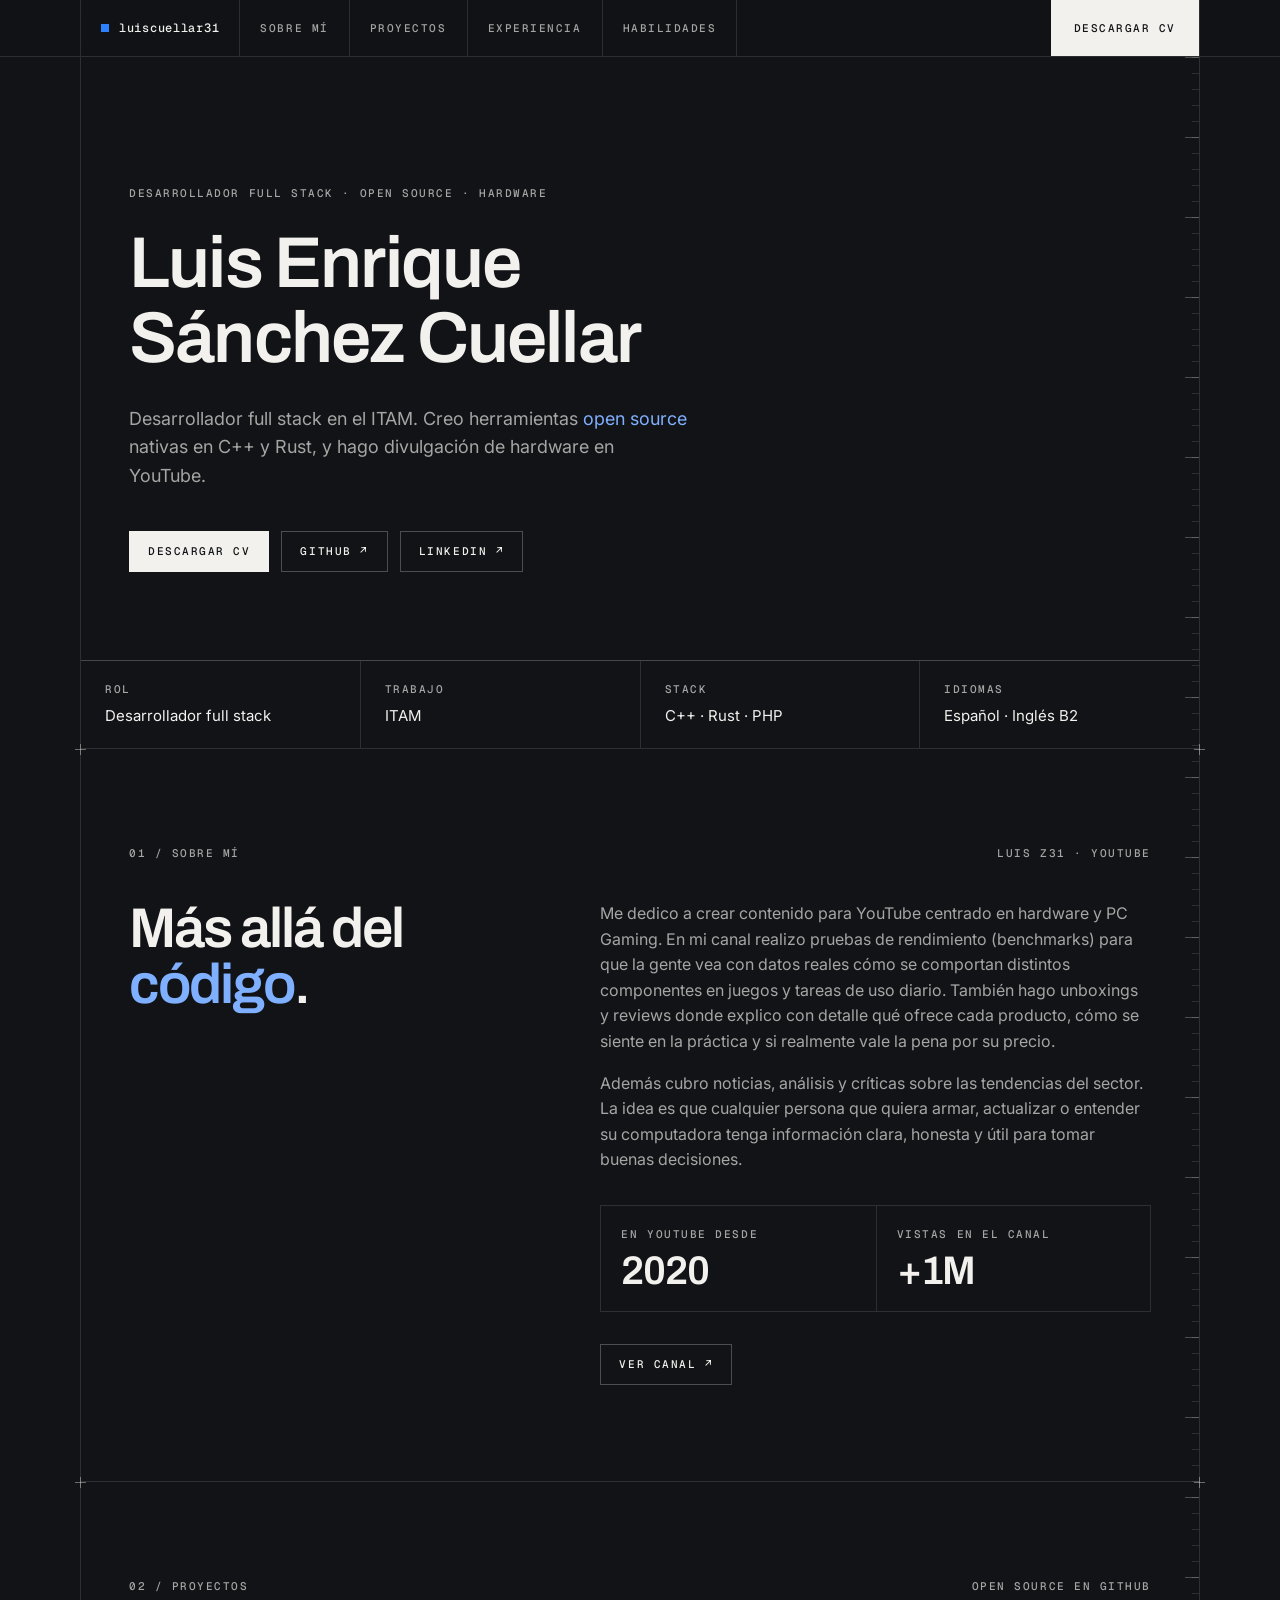
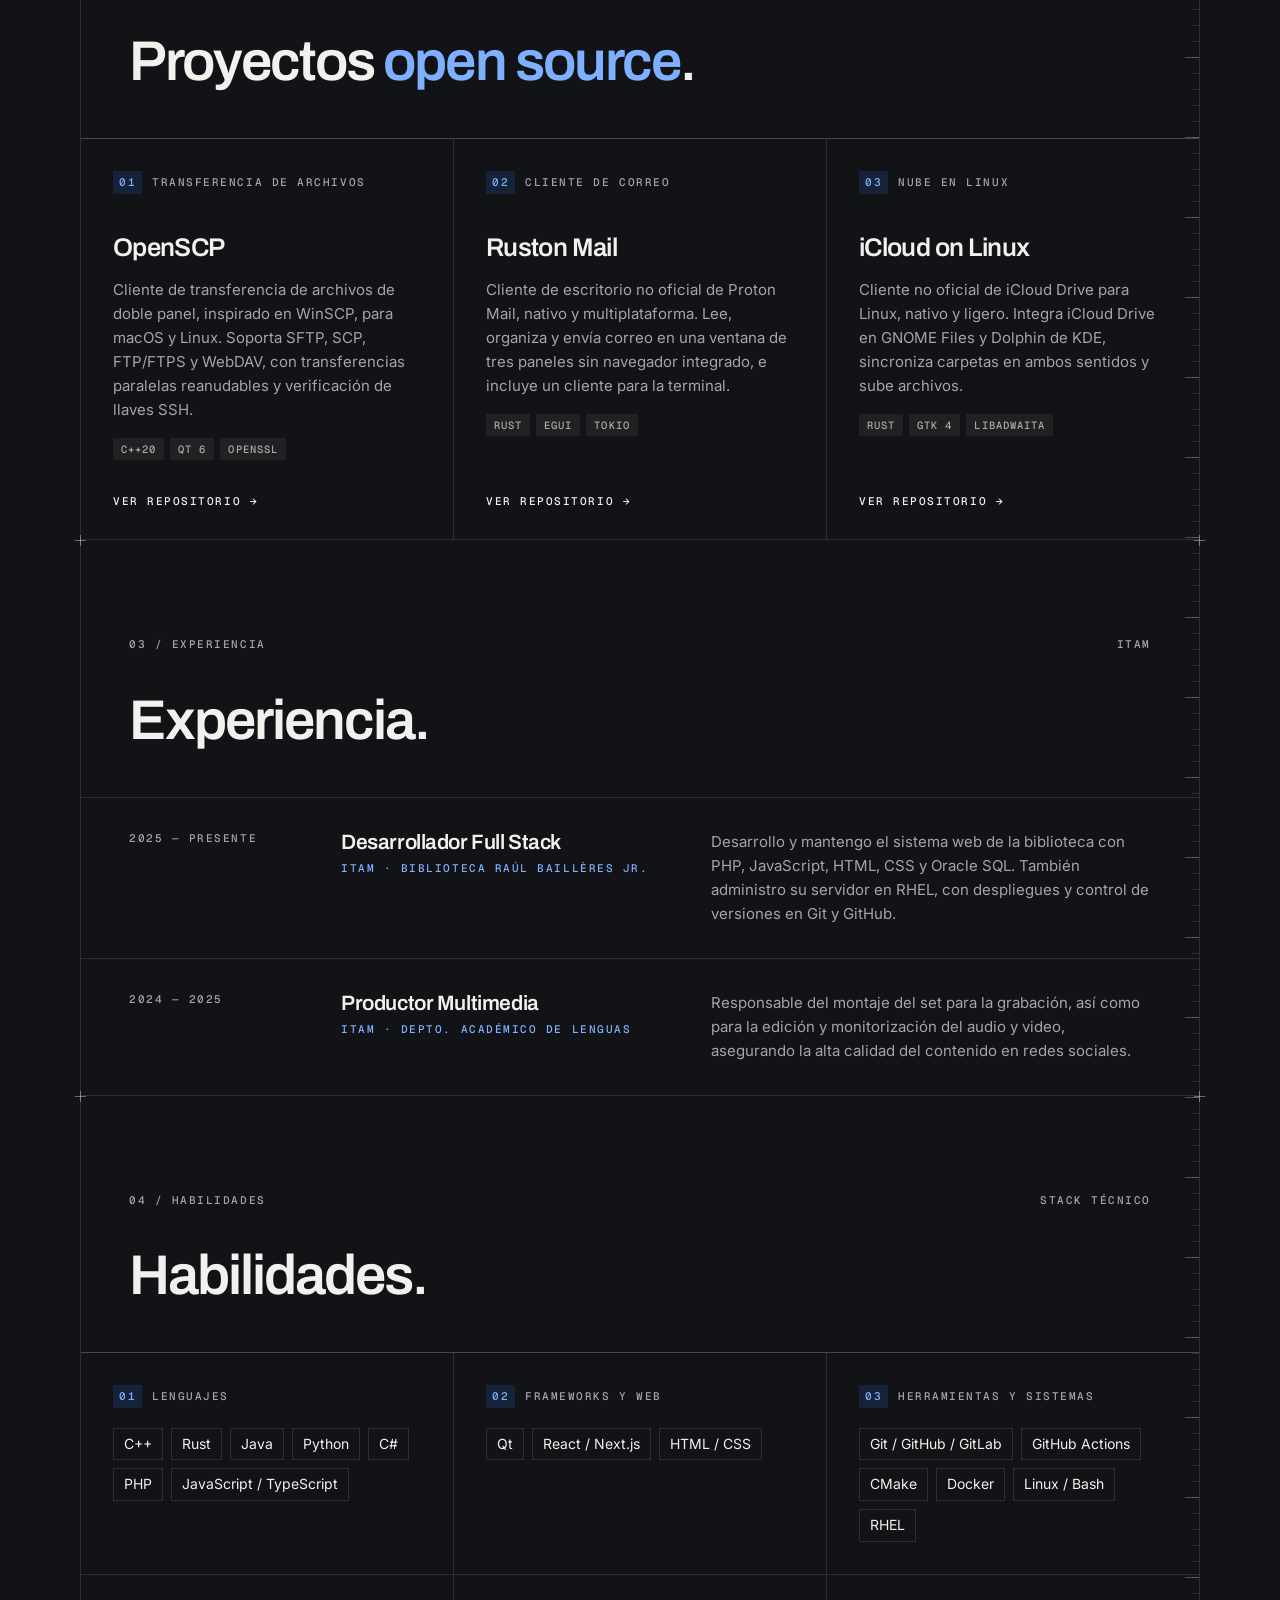
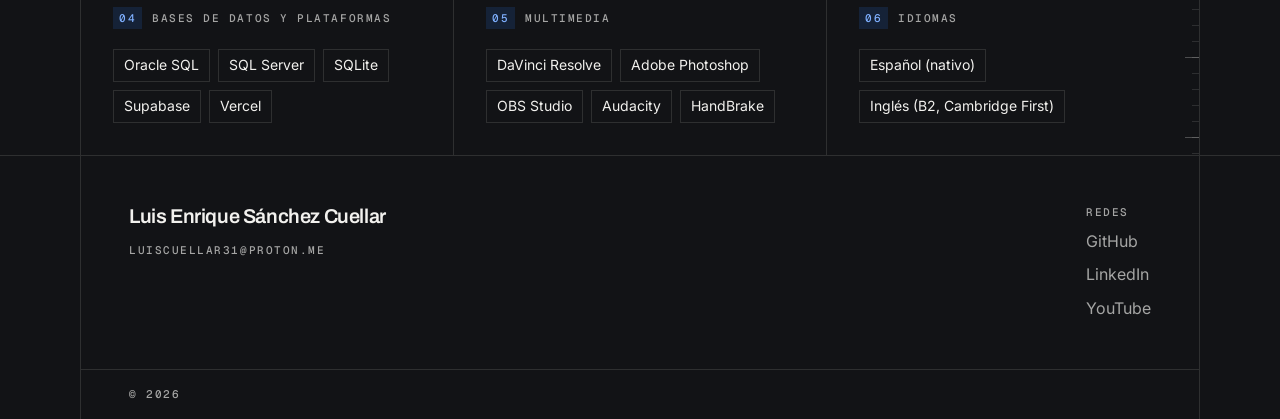
<file: index.html>
<!DOCTYPE html>
<html lang="es">

<head>
    <meta charset="UTF-8">
    <meta name="viewport" content="width=device-width, initial-scale=1.0">
    <title>Luis Cuellar · Desarrollador full stack</title>
    <meta name="description" content="Portafolio de Luis Cuellar, desarrollador full stack y autor de proyectos open source.">
    <link rel="preconnect" href="https://fonts.googleapis.com">
    <link rel="preconnect" href="https://fonts.gstatic.com" crossorigin>
    <link href="https://fonts.googleapis.com/css2?family=Archivo:wght@500;600&family=Geist+Mono:wght@400;500&family=Inter:wght@400;500&display=swap" rel="stylesheet">
    <link rel="stylesheet" href="styles.css">
</head>

<body>
    <header class="nav">
        <div class="frame nav__inner">
            <a class="nav__brand" href="#inicio">luiscuellar31</a>
            <nav class="nav__links" aria-label="Secciones">
                <a href="#sobre-mi">Sobre mí</a>
                <a href="#proyectos">Proyectos</a>
                <a href="#experiencia">Experiencia</a>
                <a href="#habilidades">Habilidades</a>
            </nav>
            <a class="btn btn--solid nav__cta" href="./CV_Luis_Enrique_Sanchez_Cuellar.pdf" download>Descargar CV</a>
        </div>
    </header>

    <main class="frame">
        <section id="inicio" class="hero">
            <p class="label">Desarrollador full stack · Open source · Hardware</p>
            <h1>Luis Enrique<br>Sánchez Cuellar</h1>
            <p class="lead">Desarrollador full stack en el ITAM. Creo herramientas <span class="accent">open source</span> nativas en C++ y Rust, y hago divulgación de hardware en YouTube.</p>
            <div class="actions">
                <a class="btn btn--solid" href="./CV_Luis_Enrique_Sanchez_Cuellar.pdf" download>Descargar CV</a>
                <a class="btn" href="https://github.com/luiscuellar31" target="_blank" rel="noopener">GitHub ↗</a>
                <a class="btn" href="https://linkedin.com/in/luiscuellar31" target="_blank" rel="noopener">LinkedIn ↗</a>
            </div>
            <dl class="specs">
                <div>
                    <dt class="label">Rol</dt>
                    <dd>Desarrollador full stack</dd>
                </div>
                <div>
                    <dt class="label">Trabajo</dt>
                    <dd>ITAM</dd>
                </div>
                <div>
                    <dt class="label">Stack</dt>
                    <dd>C++ · Rust · PHP</dd>
                </div>
                <div>
                    <dt class="label">Idiomas</dt>
                    <dd>Español · Inglés B2</dd>
                </div>
            </dl>
        </section>

        <section id="sobre-mi" class="section">
            <div class="section__head label"><span>01 / Sobre mí</span><span>LUIS Z31 · YouTube</span></div>
            <div class="about">
                <h2>Más allá del <span class="accent">código</span>.</h2>
                <div class="about__body">
                    <p>Me dedico a crear contenido para YouTube centrado en hardware y PC Gaming. En mi canal realizo pruebas de rendimiento (benchmarks) para que la gente vea con datos reales cómo se comportan distintos componentes en juegos y tareas de uso diario. También hago unboxings y reviews donde explico con detalle qué ofrece cada producto, cómo se siente en la práctica y si realmente vale la pena por su precio.</p>
                    <p>Además cubro noticias, análisis y críticas sobre las tendencias del sector. La idea es que cualquier persona que quiera armar, actualizar o entender su computadora tenga información clara, honesta y útil para tomar buenas decisiones.</p>
                    <dl class="stats">
                        <div>
                            <dt class="label">En YouTube desde</dt>
                            <dd>2020</dd>
                        </div>
                        <div>
                            <dt class="label">Vistas en el canal</dt>
                            <dd>+1M</dd>
                        </div>
                    </dl>
                    <a class="btn" href="https://youtube.com/luisz31" target="_blank" rel="noopener">Ver canal ↗</a>
                </div>
            </div>
        </section>

        <section id="proyectos" class="section">
            <div class="section__head label"><span>02 / Proyectos</span><span>Open source en GitHub</span></div>
            <h2>Proyectos <span class="accent">open source</span>.</h2>
            <div class="grid grid--3">
                <article class="cell project">
                    <p class="label"><span class="index">01</span>Transferencia de archivos</p>
                    <h3>OpenSCP</h3>
                    <p>Cliente de transferencia de archivos de doble panel, inspirado en WinSCP, para macOS y Linux. Soporta SFTP, SCP, FTP/FTPS y WebDAV, con transferencias paralelas reanudables y verificación de llaves SSH.</p>
                    <ul class="chips">
                        <li>C++20</li>
                        <li>Qt 6</li>
                        <li>OpenSSL</li>
                    </ul>
                    <a class="more" href="https://github.com/luiscuellar31/openscp" target="_blank" rel="noopener">Ver repositorio →</a>
                </article>

                <article class="cell project">
                    <p class="label"><span class="index">02</span>Cliente de correo</p>
                    <h3>Ruston Mail</h3>
                    <p>Cliente de escritorio no oficial de Proton Mail, nativo y multiplataforma. Lee, organiza y envía correo en una ventana de tres paneles sin navegador integrado, e incluye un cliente para la terminal.</p>
                    <ul class="chips">
                        <li>Rust</li>
                        <li>egui</li>
                        <li>Tokio</li>
                    </ul>
                    <a class="more" href="https://github.com/luiscuellar31/ruston-mail" target="_blank" rel="noopener">Ver repositorio →</a>
                </article>

                <article class="cell project">
                    <p class="label"><span class="index">03</span>Nube en Linux</p>
                    <h3>iCloud on Linux</h3>
                    <p>Cliente no oficial de iCloud Drive para Linux, nativo y ligero. Integra iCloud Drive en GNOME Files y Dolphin de KDE, sincroniza carpetas en ambos sentidos y sube archivos.</p>
                    <ul class="chips">
                        <li>Rust</li>
                        <li>GTK 4</li>
                        <li>libadwaita</li>
                    </ul>
                    <a class="more" href="https://github.com/luiscuellar31/icloud-on-linux" target="_blank" rel="noopener">Ver repositorio →</a>
                </article>
            </div>
        </section>

        <section id="experiencia" class="section">
            <div class="section__head label"><span>03 / Experiencia</span><span>ITAM</span></div>
            <h2>Experiencia.</h2>
            <ol class="rows">
                <li class="row">
                    <p class="label">2025 — Presente</p>
                    <div>
                        <h3>Desarrollador Full Stack</h3>
                        <p class="row__place label">ITAM · Biblioteca Raúl Baillères Jr.</p>
                    </div>
                    <p>Desarrollo y mantengo el sistema web de la biblioteca con PHP, JavaScript, HTML, CSS y Oracle SQL. También administro su servidor en RHEL, con despliegues y control de versiones en Git y GitHub.</p>
                </li>
                <li class="row">
                    <p class="label">2024 — 2025</p>
                    <div>
                        <h3>Productor Multimedia</h3>
                        <p class="row__place label">ITAM · Depto. Académico de Lenguas</p>
                    </div>
                    <p>Responsable del montaje del set para la grabación, así como para la edición y monitorización del audio y video, asegurando la alta calidad del contenido en redes sociales.</p>
                </li>
            </ol>
        </section>

        <section id="habilidades" class="section">
            <div class="section__head label"><span>04 / Habilidades</span><span>Stack técnico</span></div>
            <h2>Habilidades.</h2>
            <div class="grid grid--skills">
                <div class="cell skill">
                    <h3 class="label"><span class="index">01</span>Lenguajes</h3>
                    <ul class="tags">
                        <li>C++</li>
                        <li>Rust</li>
                        <li>Java</li>
                        <li>Python</li>
                        <li>C#</li>
                        <li>PHP</li>
                        <li>JavaScript / TypeScript</li>
                    </ul>
                </div>
                <div class="cell skill">
                    <h3 class="label"><span class="index">02</span>Frameworks y web</h3>
                    <ul class="tags">
                        <li>Qt</li>
                        <li>React / Next.js</li>
                        <li>HTML / CSS</li>
                    </ul>
                </div>
                <div class="cell skill">
                    <h3 class="label"><span class="index">03</span>Herramientas y sistemas</h3>
                    <ul class="tags">
                        <li>Git / GitHub / GitLab</li>
                        <li>GitHub Actions</li>
                        <li>CMake</li>
                        <li>Docker</li>
                        <li>Linux / Bash</li>
                        <li>RHEL</li>
                    </ul>
                </div>
                <div class="cell skill">
                    <h3 class="label"><span class="index">04</span>Bases de datos y plataformas</h3>
                    <ul class="tags">
                        <li>Oracle SQL</li>
                        <li>SQL Server</li>
                        <li>SQLite</li>
                        <li>Supabase</li>
                        <li>Vercel</li>
                    </ul>
                </div>
                <div class="cell skill">
                    <h3 class="label"><span class="index">05</span>Multimedia</h3>
                    <ul class="tags">
                        <li>DaVinci Resolve</li>
                        <li>Adobe Photoshop</li>
                        <li>OBS Studio</li>
                        <li>Audacity</li>
                        <li>HandBrake</li>
                    </ul>
                </div>
                <div class="cell skill">
                    <h3 class="label"><span class="index">06</span>Idiomas</h3>
                    <ul class="tags">
                        <li>Español (nativo)</li>
                        <li>Inglés (B2, Cambridge First)</li>
                    </ul>
                </div>
            </div>
        </section>
    </main>

    <footer class="footer">
        <div class="frame footer__inner">
            <div>
                <p class="footer__name">Luis Enrique Sánchez Cuellar</p>
                <a class="label" href="mailto:luiscuellar31@proton.me">luiscuellar31@proton.me</a>
            </div>
            <nav class="footer__links" aria-label="Redes">
                <p class="label">Redes</p>
                <a href="https://github.com/luiscuellar31" target="_blank" rel="noopener">GitHub</a>
                <a href="https://linkedin.com/in/luiscuellar31" target="_blank" rel="noopener">LinkedIn</a>
                <a href="https://youtube.com/luisz31" target="_blank" rel="noopener">YouTube</a>
            </nav>
        </div>
        <div class="frame footer__bar label">
            <span>© <span id="year"></span></span>
        </div>
    </footer>

    <script>
        document.getElementById('year').textContent = new Date().getFullYear();
    </script>
</body>

</html>
</file>
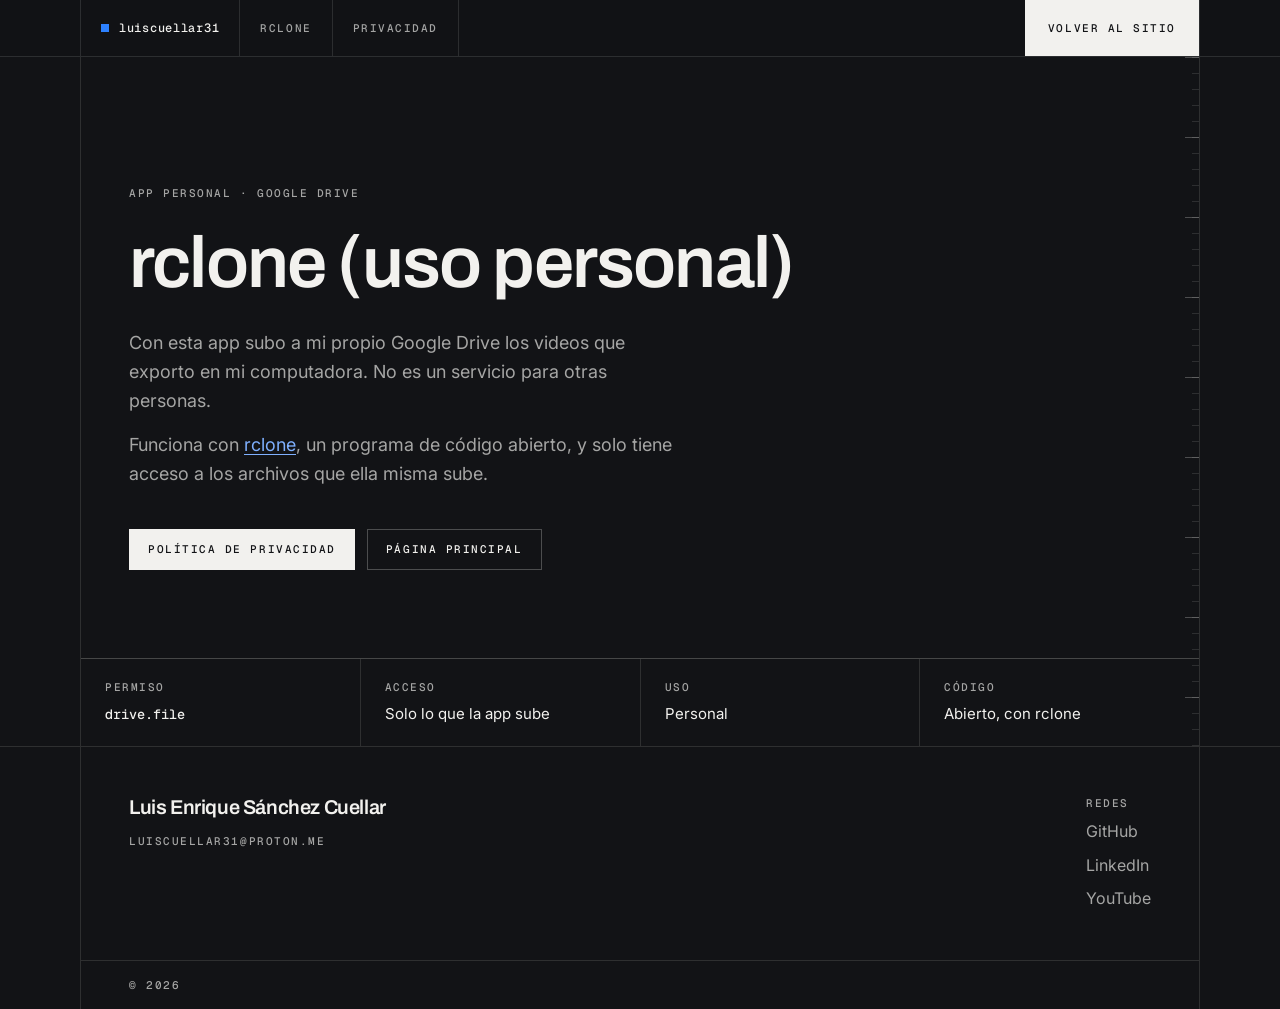
<file: rclone/index.html>
<!DOCTYPE html>
<html lang="es">

<head>
    <meta charset="UTF-8">
    <meta name="viewport" content="width=device-width, initial-scale=1.0">
    <title>rclone (uso personal)</title>
    <link rel="preconnect" href="https://fonts.googleapis.com">
    <link rel="preconnect" href="https://fonts.gstatic.com" crossorigin>
    <link href="https://fonts.googleapis.com/css2?family=Archivo:wght@500;600&family=Geist+Mono:wght@400;500&family=Inter:wght@400;500&display=swap" rel="stylesheet">
    <link rel="stylesheet" href="../styles.css">
</head>

<body>
    <header class="nav">
        <div class="frame nav__inner">
            <a class="nav__brand" href="../index.html">luiscuellar31</a>
            <nav class="nav__links" aria-label="Páginas de rclone">
                <a href="index.html">rclone</a>
                <a href="privacidad.html">Privacidad</a>
            </nav>
            <a class="btn btn--solid nav__cta" href="../index.html">Volver al sitio</a>
        </div>
    </header>

    <main class="frame">
        <section class="hero">
            <p class="label">App personal · Google Drive</p>
            <h1>rclone (uso personal)</h1>
            <p class="lead">Con esta app subo a mi propio Google Drive los videos que exporto en mi computadora. No es un servicio para otras personas.</p>
            <p class="lead">Funciona con <a class="link" href="https://rclone.org" target="_blank" rel="noopener">rclone</a>, un programa de código abierto, y solo tiene acceso a los archivos que ella misma sube.</p>
            <div class="actions">
                <a class="btn btn--solid" href="privacidad.html">Política de privacidad</a>
                <a class="btn" href="../index.html">Página principal</a>
            </div>
            <dl class="specs">
                <div>
                    <dt class="label">Permiso</dt>
                    <dd><code>drive.file</code></dd>
                </div>
                <div>
                    <dt class="label">Acceso</dt>
                    <dd>Solo lo que la app sube</dd>
                </div>
                <div>
                    <dt class="label">Uso</dt>
                    <dd>Personal</dd>
                </div>
                <div>
                    <dt class="label">Código</dt>
                    <dd>Abierto, con rclone</dd>
                </div>
            </dl>
        </section>
    </main>

    <footer class="footer">
        <div class="frame footer__inner">
            <div>
                <p class="footer__name">Luis Enrique Sánchez Cuellar</p>
                <a class="label" href="mailto:luiscuellar31@proton.me">luiscuellar31@proton.me</a>
            </div>
            <nav class="footer__links" aria-label="Redes">
                <p class="label">Redes</p>
                <a href="https://github.com/luiscuellar31" target="_blank" rel="noopener">GitHub</a>
                <a href="https://linkedin.com/in/luiscuellar31" target="_blank" rel="noopener">LinkedIn</a>
                <a href="https://youtube.com/luisz31" target="_blank" rel="noopener">YouTube</a>
            </nav>
        </div>
        <div class="frame footer__bar label">
            <span>© <span id="year"></span></span>
        </div>
    </footer>

    <script>
        document.getElementById('year').textContent = new Date().getFullYear();
    </script>
</body>

</html>
</file>
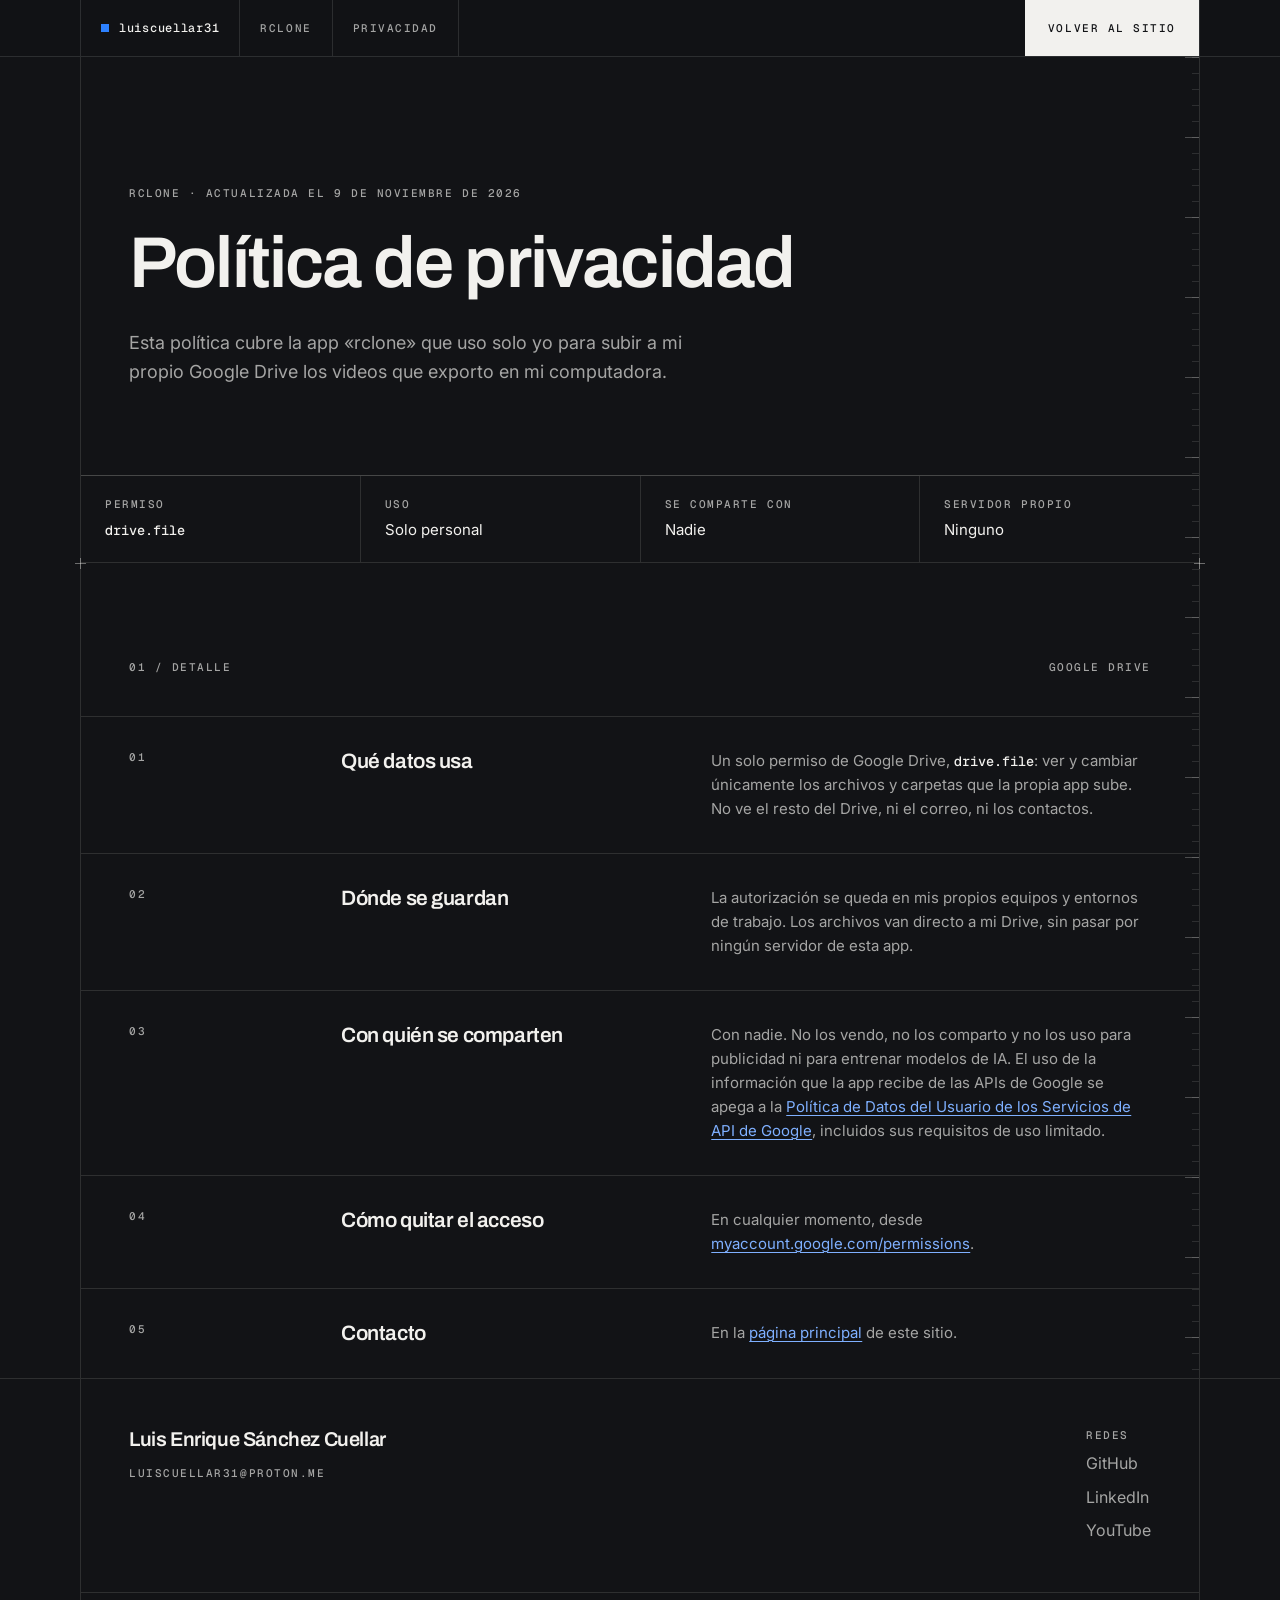
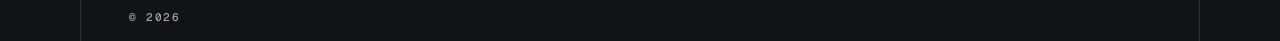
<file: rclone/privacidad.html>
<!DOCTYPE html>
<html lang="es">

<head>
    <meta charset="UTF-8">
    <meta name="viewport" content="width=device-width, initial-scale=1.0">
    <title>Política de privacidad · rclone</title>
    <link rel="preconnect" href="https://fonts.googleapis.com">
    <link rel="preconnect" href="https://fonts.gstatic.com" crossorigin>
    <link href="https://fonts.googleapis.com/css2?family=Archivo:wght@500;600&family=Geist+Mono:wght@400;500&family=Inter:wght@400;500&display=swap" rel="stylesheet">
    <link rel="stylesheet" href="../styles.css">
</head>

<body>
    <header class="nav">
        <div class="frame nav__inner">
            <a class="nav__brand" href="../index.html">luiscuellar31</a>
            <nav class="nav__links" aria-label="Páginas de rclone">
                <a href="index.html">rclone</a>
                <a href="privacidad.html">Privacidad</a>
            </nav>
            <a class="btn btn--solid nav__cta" href="../index.html">Volver al sitio</a>
        </div>
    </header>

    <main class="frame">
        <section class="hero">
            <p class="label">rclone · Actualizada el 9 de noviembre de 2026</p>
            <h1>Política de privacidad</h1>
            <p class="lead">Esta política cubre la app «rclone» que uso solo yo para subir a mi propio Google Drive los videos que exporto en mi computadora.</p>
            <dl class="specs">
                <div>
                    <dt class="label">Permiso</dt>
                    <dd><code>drive.file</code></dd>
                </div>
                <div>
                    <dt class="label">Uso</dt>
                    <dd>Solo personal</dd>
                </div>
                <div>
                    <dt class="label">Se comparte con</dt>
                    <dd>Nadie</dd>
                </div>
                <div>
                    <dt class="label">Servidor propio</dt>
                    <dd>Ninguno</dd>
                </div>
            </dl>
        </section>

        <section class="section">
            <div class="section__head label"><span>01 / Detalle</span><span>Google Drive</span></div>
            <ol class="rows">
                <li class="row">
                    <p class="label">01</p>
                    <h3>Qué datos usa</h3>
                    <p>Un solo permiso de Google Drive, <code>drive.file</code>: ver y cambiar únicamente los archivos y carpetas que la propia app sube. No ve el resto del Drive, ni el correo, ni los contactos.</p>
                </li>
                <li class="row">
                    <p class="label">02</p>
                    <h3>Dónde se guardan</h3>
                    <p>La autorización se queda en mis propios equipos y entornos de trabajo. Los archivos van directo a mi Drive, sin pasar por ningún servidor de esta app.</p>
                </li>
                <li class="row">
                    <p class="label">03</p>
                    <h3>Con quién se comparten</h3>
                    <p>Con nadie. No los vendo, no los comparto y no los uso para publicidad ni para entrenar modelos de IA. El uso de la información que la app recibe de las APIs de Google se apega a la <a class="link" href="https://developers.google.com/terms/api-services-user-data-policy" target="_blank" rel="noopener">Política de Datos del Usuario de los Servicios de API de Google</a>, incluidos sus requisitos de uso limitado.</p>
                </li>
                <li class="row">
                    <p class="label">04</p>
                    <h3>Cómo quitar el acceso</h3>
                    <p>En cualquier momento, desde <a class="link" href="https://myaccount.google.com/permissions" target="_blank" rel="noopener">myaccount.google.com/permissions</a>.</p>
                </li>
                <li class="row">
                    <p class="label">05</p>
                    <h3>Contacto</h3>
                    <p>En la <a class="link" href="../index.html">página principal</a> de este sitio.</p>
                </li>
            </ol>
        </section>
    </main>

    <footer class="footer">
        <div class="frame footer__inner">
            <div>
                <p class="footer__name">Luis Enrique Sánchez Cuellar</p>
                <a class="label" href="mailto:luiscuellar31@proton.me">luiscuellar31@proton.me</a>
            </div>
            <nav class="footer__links" aria-label="Redes">
                <p class="label">Redes</p>
                <a href="https://github.com/luiscuellar31" target="_blank" rel="noopener">GitHub</a>
                <a href="https://linkedin.com/in/luiscuellar31" target="_blank" rel="noopener">LinkedIn</a>
                <a href="https://youtube.com/luisz31" target="_blank" rel="noopener">YouTube</a>
            </nav>
        </div>
        <div class="frame footer__bar label">
            <span>© <span id="year"></span></span>
        </div>
    </footer>

    <script>
        document.getElementById('year').textContent = new Date().getFullYear();
    </script>
</body>

</html>
</file>
<file: styles.css>
/* Estilo técnico de cuadrícula: líneas finas, esquinas rectas y etiquetas en monoespaciada */
:root {
    --bg: #121316;
    --bg-raised: #18191d;
    --text: #f2f1ee;
    --muted: rgba(242, 241, 238, 0.66);
    --faint: rgba(242, 241, 238, 0.4);
    --line: rgba(242, 241, 238, 0.12);
    --line-strong: rgba(242, 241, 238, 0.26);
    --accent: #2d81ff;
    --accent-soft: #7fb0ff;
    --display: 'Archivo', 'Inter', system-ui, sans-serif;
    --sans: 'Inter', system-ui, -apple-system, sans-serif;
    --mono: 'Geist Mono', ui-monospace, 'SF Mono', Menlo, monospace;
    --pad: 48px;   /* margen lateral dentro del marco */
    --space: 96px; /* margen vertical de cada sección */
    color-scheme: dark;
}

* {
    box-sizing: border-box;
    margin: 0;
    padding: 0;
}

html {
    scroll-behavior: smooth;
    scroll-padding-top: 56px;
}

body {
    font-family: var(--sans);
    font-size: 16px;
    line-height: 1.6;
    color: var(--text);
    background: var(--bg);
    -webkit-font-smoothing: antialiased;
}

a { color: inherit; text-decoration: none; }
ul, ol { list-style: none; }
::selection { background: var(--accent); color: #fff; }
:focus-visible { outline: 1px solid var(--accent-soft); outline-offset: 3px; }

/* Marco: las líneas verticales que recorren toda la página */
.frame {
    width: min(1120px, 100%);
    margin: 0 auto;
    border-inline: 1px solid var(--line);
}

main.frame { position: relative; }

/* Regla con marcas sobre la línea derecha del marco */
main.frame::after {
    content: '';
    position: absolute;
    top: 0;
    bottom: 0;
    right: 0;
    width: 14px;
    pointer-events: none;
    background:
        repeating-linear-gradient(to bottom, var(--line-strong) 0 1px, transparent 1px 80px) right top / 14px 100% no-repeat,
        repeating-linear-gradient(to bottom, var(--line) 0 1px, transparent 1px 16px) right top / 7px 100% no-repeat;
}

.label {
    font: 500 11px/1.5 var(--mono);
    letter-spacing: 0.14em;
    text-transform: uppercase;
    color: var(--muted);
}

.accent { color: var(--accent-soft); }

/* Enlaces dentro del texto y código en línea */
.link {
    color: var(--accent-soft);
    text-decoration: underline;
    text-decoration-thickness: 1px;
    text-underline-offset: 3px;
}

.link:hover { color: var(--text); }

code {
    font: 500 0.9em var(--mono);
    color: var(--text);
}

.index {
    display: inline-block;
    margin-right: 10px;
    padding: 3px 6px;
    color: var(--accent-soft);
    background: rgba(45, 129, 255, 0.14);
}

/* Botones */
.btn {
    display: inline-flex;
    align-items: center;
    padding: 14px 18px;
    font: 500 11px/1 var(--mono);
    letter-spacing: 0.14em;
    text-transform: uppercase;
    color: var(--text);
    border: 1px solid var(--line-strong);
    transition: border-color 0.2s, background-color 0.2s, color 0.2s;
}

.btn:hover { border-color: var(--text); }

.btn--solid {
    color: var(--bg);
    background: var(--text);
    border-color: var(--text);
}

.btn--solid:hover {
    background: var(--accent-soft);
    border-color: var(--accent-soft);
}

/* Navegación */
.nav {
    position: sticky;
    top: 0;
    z-index: 10;
    background: rgba(18, 19, 22, 0.88);
    backdrop-filter: blur(10px);
    border-bottom: 1px solid var(--line);
}

.nav__inner {
    display: flex;
    height: 56px;
}

.nav__brand {
    display: flex;
    align-items: center;
    gap: 10px;
    padding: 0 20px;
    font: 500 12px/1 var(--mono);
    letter-spacing: 0.06em;
    border-right: 1px solid var(--line);
}

.nav__brand::before {
    content: '';
    width: 8px;
    height: 8px;
    background: var(--accent);
}

.nav__links { display: flex; }

.nav__links a {
    display: flex;
    align-items: center;
    padding: 0 20px;
    font: 500 11px/1 var(--mono);
    letter-spacing: 0.14em;
    text-transform: uppercase;
    color: var(--muted);
    border-right: 1px solid var(--line);
    transition: color 0.2s;
}

.nav__links a:hover { color: var(--text); }

.nav__cta {
    margin-left: auto;
    padding: 0 22px;
}

/* Portada */
.hero { padding: 128px var(--pad) 0; }

.hero h1 {
    margin: 24px 0 28px;
    font: 600 clamp(2.5rem, 6vw, 4.5rem)/1.05 var(--display);
    letter-spacing: -0.025em;
}

.lead {
    max-width: 560px;
    font-size: 1.125rem;
    color: var(--muted);
}

.lead + .lead { margin-top: 16px; }

.actions {
    display: flex;
    flex-wrap: wrap;
    gap: 12px;
    margin-top: 40px;
}

/* Ficha al pie de la portada: llega hasta el marco, como las cuadrículas */
.specs {
    display: grid;
    grid-template-columns: repeat(4, 1fr);
    gap: 1px;
    margin: 88px calc(var(--pad) * -1) 0;
    background: var(--line);
    border-top: 1px solid var(--line);
}

.specs div {
    padding: 20px 24px;
    background: var(--bg);
}

.specs dd {
    margin-top: 6px;
    font-size: 15px;
}

/* Secciones: una línea arriba, con cruces donde toca el marco */
.section {
    position: relative;
    padding: var(--space) var(--pad);
    border-top: 1px solid var(--line);
}

.section::before,
.section::after {
    content: '';
    position: absolute;
    top: -5px;
    width: 11px;
    height: 11px;
    background:
        linear-gradient(var(--faint), var(--faint)) center / 1px 100% no-repeat,
        linear-gradient(var(--faint), var(--faint)) center / 100% 1px no-repeat;
}

.section::before { left: -6px; }
.section::after { right: -6px; }

.section__head {
    display: flex;
    justify-content: space-between;
    gap: 16px;
    margin-bottom: 40px;
}

.section h2 {
    margin-bottom: 48px;
    font: 600 clamp(2.1rem, 4.6vw, 3.5rem)/1 var(--display);
    letter-spacing: -0.035em;
}

/* Sobre mí */
.about {
    display: grid;
    grid-template-columns: 1fr 1.3fr;
    gap: 48px;
}

.about h2 { margin-bottom: 0; }

.about__body p {
    margin-bottom: 16px;
    color: var(--muted);
}

.stats {
    display: grid;
    grid-template-columns: repeat(2, 1fr);
    margin: 32px 0;
    border: 1px solid var(--line);
}

.stats div { padding: 20px; }
.stats div + div { border-left: 1px solid var(--line); }

.stats dd {
    margin-top: 8px;
    font: 600 2.5rem/1 var(--display);
    letter-spacing: -0.03em;
}

/* Cuadrículas que llegan hasta el marco: el hueco de 1px dibuja las líneas */
.grid {
    display: grid;
    gap: 1px;
    margin: 0 calc(var(--pad) * -1) calc(var(--space) * -1);
    background: var(--line);
    border-top: 1px solid var(--line);
}

.grid--3 { grid-template-columns: repeat(3, 1fr); }
.grid--skills { grid-template-columns: repeat(3, 1fr); }

.cell {
    padding: 32px;
    background: var(--bg);
    transition: background-color 0.2s;
}

.project {
    display: flex;
    flex-direction: column;
    gap: 16px;
    min-height: 400px;
}

.project:hover { background: var(--bg-raised); }

.project h3 {
    margin-top: 24px;
    font: 600 1.6rem/1.1 var(--display);
    letter-spacing: -0.025em;
}

.project > p:not(.label) {
    font-size: 15px;
    color: var(--muted);
}

.chips {
    display: flex;
    flex-wrap: wrap;
    gap: 6px;
}

.chips li {
    padding: 6px 8px;
    font: 500 10.5px/1 var(--mono);
    letter-spacing: 0.1em;
    text-transform: uppercase;
    color: var(--muted);
    background: rgba(242, 241, 238, 0.06);
}

.more {
    margin-top: auto;
    padding-top: 8px;
    font: 500 11px/1 var(--mono);
    letter-spacing: 0.14em;
    text-transform: uppercase;
    transition: color 0.2s;
}

.more:hover { color: var(--accent-soft); }

/* Experiencia: filas como una hoja de especificaciones */
.rows {
    margin: 0 calc(var(--pad) * -1) calc(var(--space) * -1);
    border-top: 1px solid var(--line);
}

.row {
    display: grid;
    grid-template-columns: 180px 1fr 1.3fr;
    gap: 32px;
    padding: 32px var(--pad);
}

.row + .row { border-top: 1px solid var(--line); }

.row h3 {
    font: 600 1.3rem/1.2 var(--display);
    letter-spacing: -0.02em;
}

.row__place {
    margin-top: 6px;
    color: var(--accent-soft);
}

.row > p:last-child {
    font-size: 15px;
    color: var(--muted);
}

/* Habilidades */
.skill h3 { margin-bottom: 20px; }

.tags {
    display: flex;
    flex-wrap: wrap;
    gap: 8px;
}

.tags li {
    padding: 7px 10px;
    font-size: 14px;
    line-height: 1.2;
    border: 1px solid var(--line);
}

/* Pie */
.footer { border-top: 1px solid var(--line); }

.footer__inner {
    display: grid;
    grid-template-columns: 1fr auto;
    gap: 32px;
    padding: 48px var(--pad);
}

.footer__bar {
    display: flex;
    justify-content: space-between;
    gap: 16px;
    padding: 16px var(--pad);
    border-top: 1px solid var(--line);
}

.footer__name {
    margin-bottom: 8px;
    font: 600 1.25rem/1.2 var(--display);
    letter-spacing: -0.02em;
}

.footer__links {
    display: flex;
    flex-direction: column;
    gap: 8px;
}

.footer__links a {
    color: var(--muted);
    transition: color 0.2s;
}

.footer__links a:hover,
.footer a.label:hover { color: var(--text); }

@media (max-width: 900px) {
    :root {
        --pad: 24px;
        --space: 80px;
    }

    .hero { padding-top: 96px; }
    .specs { grid-template-columns: repeat(2, 1fr); margin-top: 64px; }
    .about { grid-template-columns: 1fr; gap: 32px; }
    .grid--3 { grid-template-columns: 1fr; }
    .grid--skills { grid-template-columns: repeat(2, 1fr); }
    .project { min-height: 0; }
    .row { grid-template-columns: 1fr; gap: 10px; }
    main.frame::after { display: none; }
}

@media (max-width: 640px) {
    :root { --space: 64px; }

    .nav__links { display: none; }
    .nav__brand { padding: 0 16px; }
    .nav__cta { padding: 0 16px; }
    .section::before,
    .section::after { display: none; }
    .section__head span:last-child { display: none; }
    .grid--skills { grid-template-columns: 1fr; }
    .cell { padding: 28px var(--pad); }
    .footer__inner { grid-template-columns: 1fr; }
}
</file>
